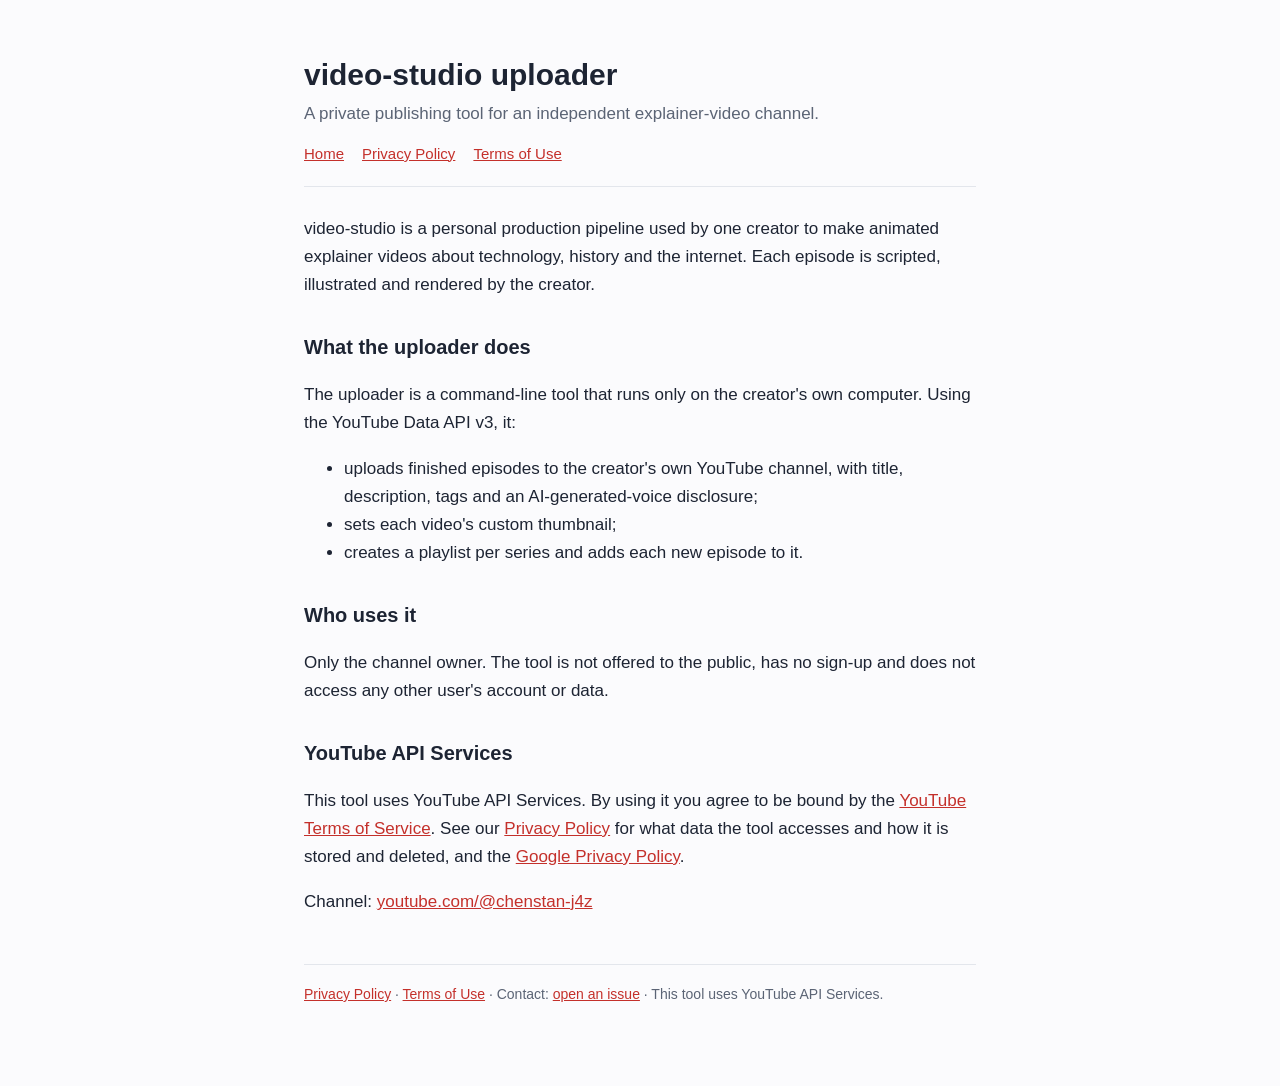
<file: index.html>
<!doctype html>
<html lang="en">
<head>
<meta charset="utf-8">
<meta name="viewport" content="width=device-width, initial-scale=1">
<title>video-studio uploader</title>
<meta name="description" content="A private, single-user tool that uploads the owner's own videos to their YouTube channel.">
<link rel="stylesheet" href="style.css">
</head>
<body>
<main>
<header>
<h1>video-studio uploader</h1>
<p class="sub">A private publishing tool for an independent explainer-video channel.</p>
<nav><a href="./">Home</a><a href="privacy.html">Privacy Policy</a><a href="terms.html">Terms of Use</a></nav>
</header>

<p>video-studio is a personal production pipeline used by one creator to make animated explainer videos about technology, history and the internet. Each episode is scripted, illustrated and rendered by the creator.</p>

<h2>What the uploader does</h2>
<p>The uploader is a command-line tool that runs only on the creator's own computer. Using the YouTube Data API v3, it:</p>
<ul>
<li>uploads finished episodes to the creator's own YouTube channel, with title, description, tags and an AI-generated-voice disclosure;</li>
<li>sets each video's custom thumbnail;</li>
<li>creates a playlist per series and adds each new episode to it.</li>
</ul>

<h2>Who uses it</h2>
<p>Only the channel owner. The tool is not offered to the public, has no sign-up and does not access any other user's account or data.</p>

<h2>YouTube API Services</h2>
<p>This tool uses YouTube API Services. By using it you agree to be bound by the <a href="https://www.youtube.com/t/terms">YouTube Terms of Service</a>. See our <a href="privacy.html">Privacy Policy</a> for what data the tool accesses and how it is stored and deleted, and the <a href="https://policies.google.com/privacy">Google Privacy Policy</a>.</p>
<p>Channel: <a href="https://www.youtube.com/@chenstan-j4z">youtube.com/@chenstan-j4z</a></p>

<footer><a href="privacy.html">Privacy Policy</a> · <a href="terms.html">Terms of Use</a> · Contact: <a href="https://github.com/seanmeng2022/seanmeng2022.github.io/issues">open an issue</a> · This tool uses YouTube API Services.</footer>
</main>
</body>
</html>
</file>
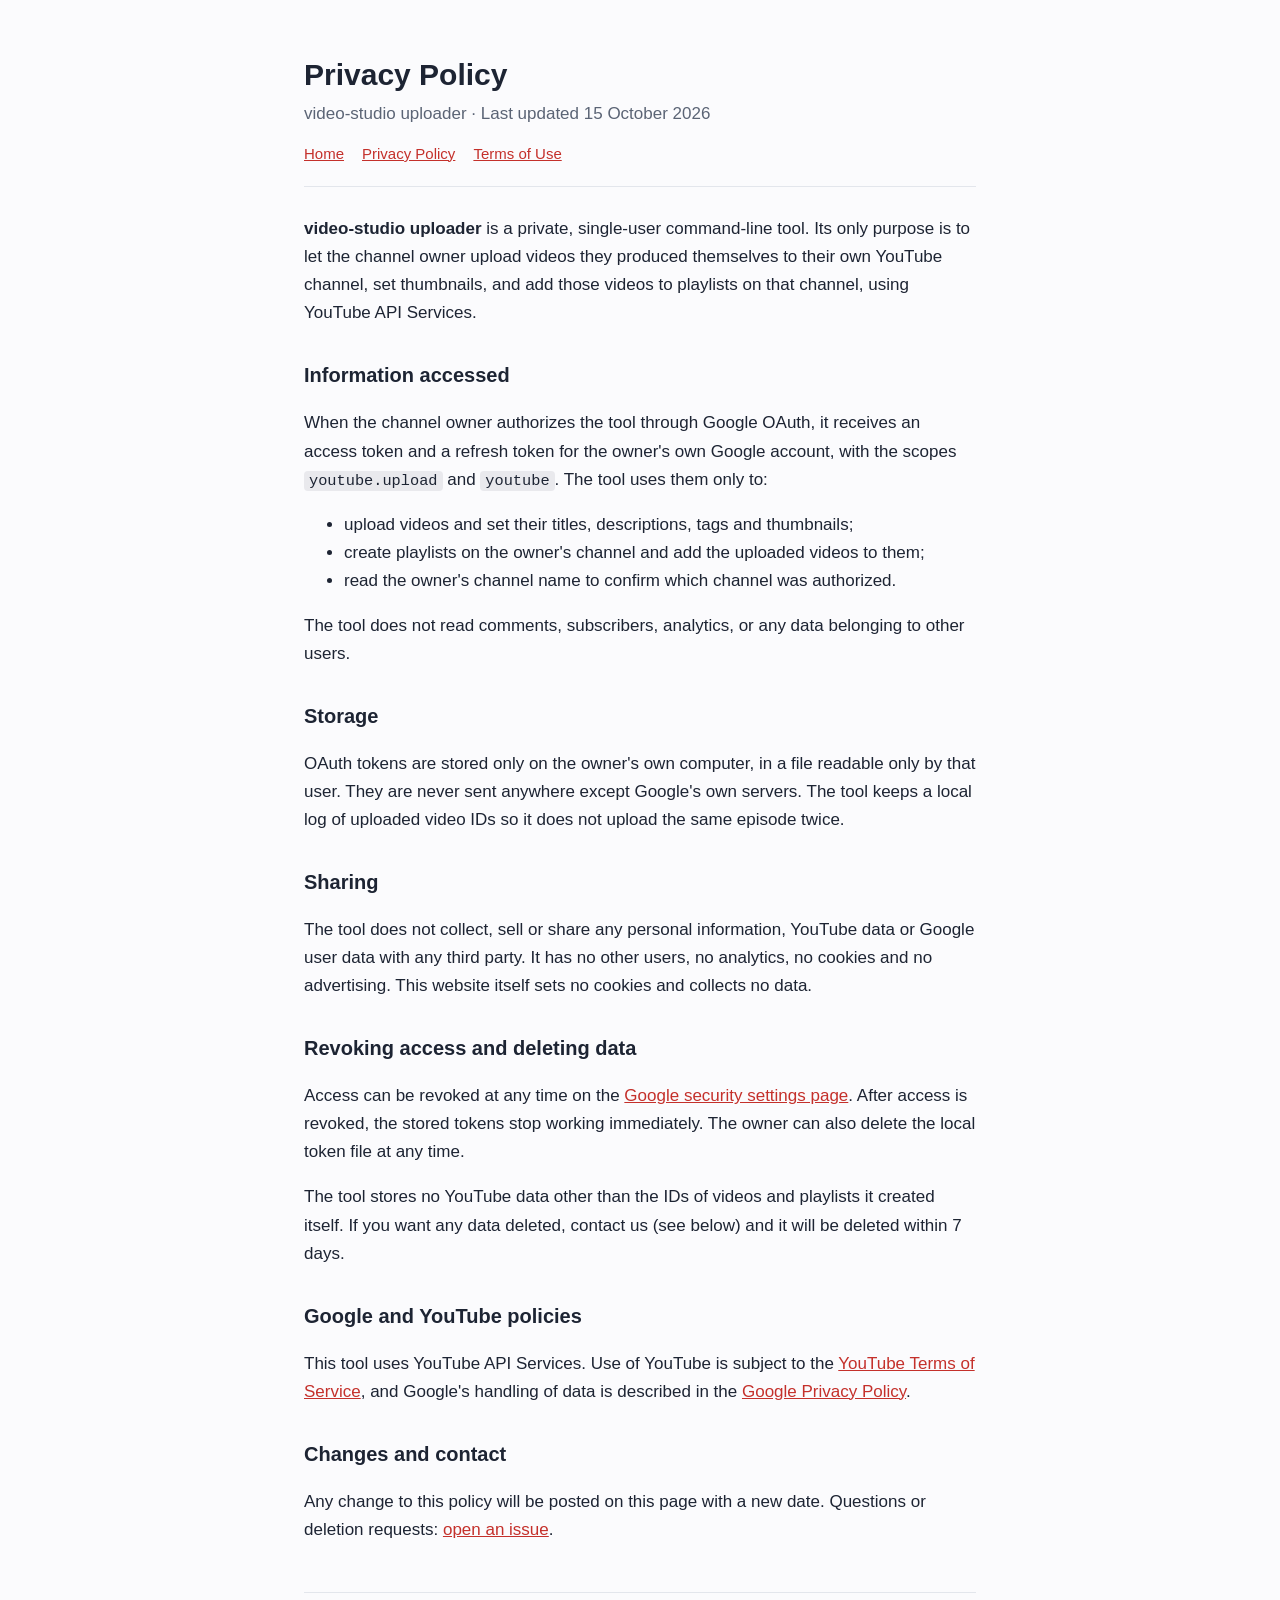
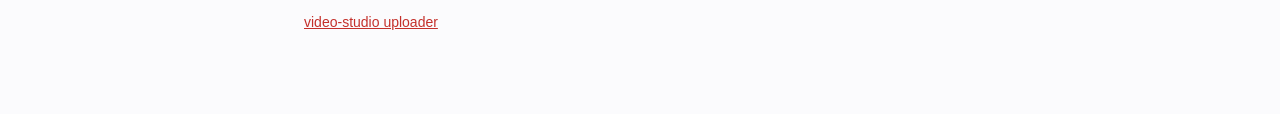
<file: privacy.html>
<!doctype html>
<html lang="en">
<head>
<meta charset="utf-8">
<meta name="viewport" content="width=device-width, initial-scale=1">
<title>Privacy Policy — video-studio uploader</title>
<link rel="stylesheet" href="style.css">
</head>
<body>
<main>
<header>
<h1>Privacy Policy</h1>
<p class="sub">video-studio uploader · Last updated 15 October 2026</p>
<nav><a href="./">Home</a><a href="privacy.html">Privacy Policy</a><a href="terms.html">Terms of Use</a></nav>
</header>

<p><strong>video-studio uploader</strong> is a private, single-user command-line tool. Its only purpose is to let the channel owner upload videos they produced themselves to their own YouTube channel, set thumbnails, and add those videos to playlists on that channel, using YouTube API Services.</p>

<h2>Information accessed</h2>
<p>When the channel owner authorizes the tool through Google OAuth, it receives an access token and a refresh token for the owner's own Google account, with the scopes <code>youtube.upload</code> and <code>youtube</code>. The tool uses them only to:</p>
<ul>
<li>upload videos and set their titles, descriptions, tags and thumbnails;</li>
<li>create playlists on the owner's channel and add the uploaded videos to them;</li>
<li>read the owner's channel name to confirm which channel was authorized.</li>
</ul>
<p>The tool does not read comments, subscribers, analytics, or any data belonging to other users.</p>

<h2>Storage</h2>
<p>OAuth tokens are stored only on the owner's own computer, in a file readable only by that user. They are never sent anywhere except Google's own servers. The tool keeps a local log of uploaded video IDs so it does not upload the same episode twice.</p>

<h2>Sharing</h2>
<p>The tool does not collect, sell or share any personal information, YouTube data or Google user data with any third party. It has no other users, no analytics, no cookies and no advertising. This website itself sets no cookies and collects no data.</p>

<h2>Revoking access and deleting data</h2>
<p>Access can be revoked at any time on the <a href="https://security.google.com/settings/security/permissions">Google security settings page</a>. After access is revoked, the stored tokens stop working immediately. The owner can also delete the local token file at any time.</p>
<p>The tool stores no YouTube data other than the IDs of videos and playlists it created itself. If you want any data deleted, contact us (see below) and it will be deleted within 7 days.</p>

<h2>Google and YouTube policies</h2>
<p>This tool uses YouTube API Services. Use of YouTube is subject to the <a href="https://www.youtube.com/t/terms">YouTube Terms of Service</a>, and Google's handling of data is described in the <a href="https://policies.google.com/privacy">Google Privacy Policy</a>.</p>

<h2>Changes and contact</h2>
<p>Any change to this policy will be posted on this page with a new date. Questions or deletion requests: <a href="https://github.com/seanmeng2022/seanmeng2022.github.io/issues">open an issue</a>.</p>

<footer><a href="./">video-studio uploader</a></footer>
</main>
</body>
</html>
</file>
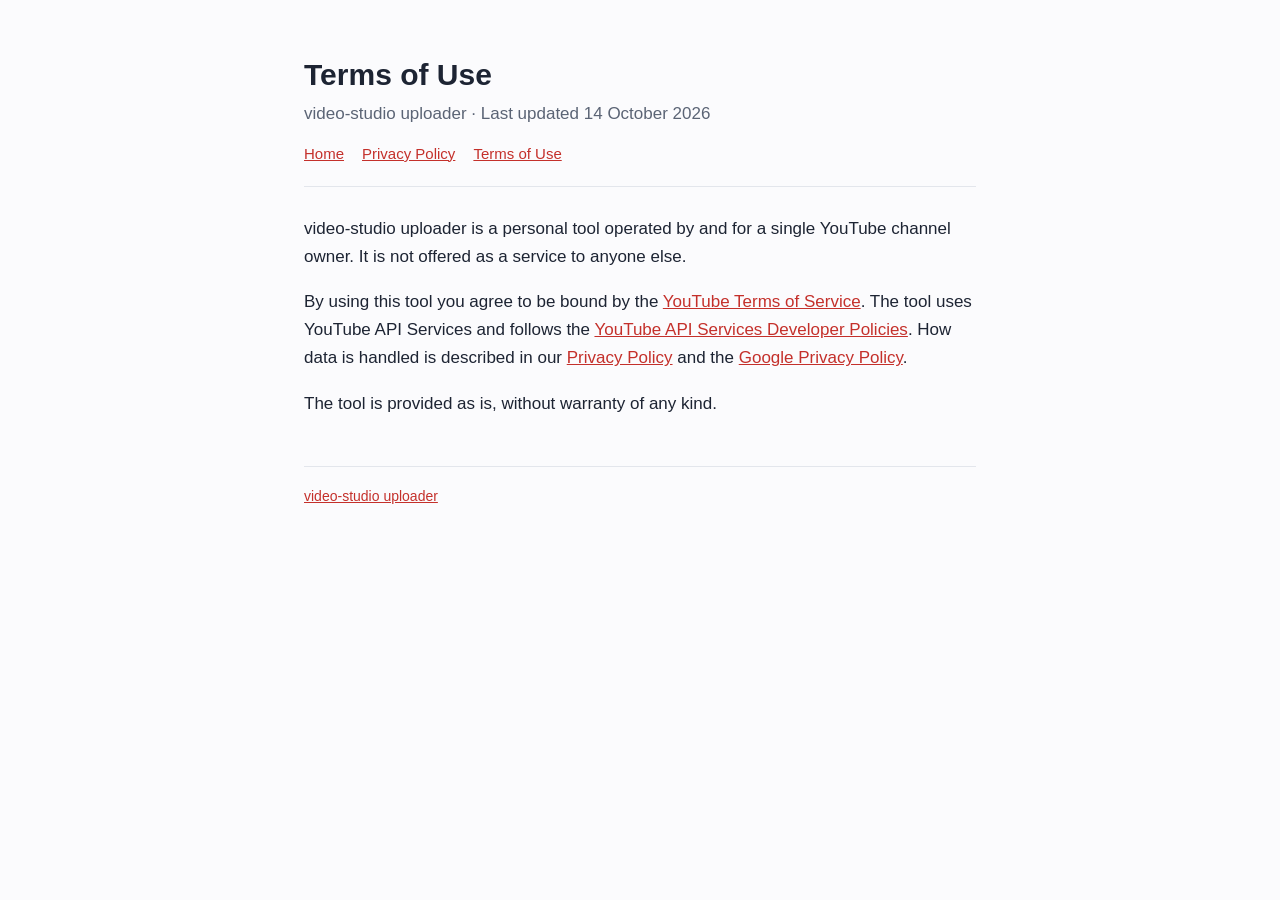
<file: terms.html>
<!doctype html>
<html lang="en">
<head>
<meta charset="utf-8">
<meta name="viewport" content="width=device-width, initial-scale=1">
<title>Terms of Use — video-studio uploader</title>
<link rel="stylesheet" href="style.css">
</head>
<body>
<main>
<header>
<h1>Terms of Use</h1>
<p class="sub">video-studio uploader · Last updated 14 October 2026</p>
<nav><a href="./">Home</a><a href="privacy.html">Privacy Policy</a><a href="terms.html">Terms of Use</a></nav>
</header>

<p>video-studio uploader is a personal tool operated by and for a single YouTube channel owner. It is not offered as a service to anyone else.</p>
<p>By using this tool you agree to be bound by the <a href="https://www.youtube.com/t/terms">YouTube Terms of Service</a>. The tool uses YouTube API Services and follows the <a href="https://developers.google.com/youtube/terms/developer-policies">YouTube API Services Developer Policies</a>. How data is handled is described in our <a href="privacy.html">Privacy Policy</a> and the <a href="https://policies.google.com/privacy">Google Privacy Policy</a>.</p>
<p>The tool is provided as is, without warranty of any kind.</p>

<footer><a href="./">video-studio uploader</a></footer>
</main>
</body>
</html>
</file>
<file: style.css>
:root { color-scheme: light dark; --fg: #1d2433; --muted: #5b6475; --bg: #fbfbfd; --accent: #c4302b; --line: #e3e6ec; }
@media (prefers-color-scheme: dark) { :root { --fg: #e6e8ee; --muted: #9aa3b5; --bg: #12141a; --line: #2a2e38; } }
* { box-sizing: border-box; }
body { margin: 0; background: var(--bg); color: var(--fg); font: 17px/1.65 -apple-system, BlinkMacSystemFont, "Segoe UI", Roboto, "Helvetica Neue", Arial, sans-serif; }
main { max-width: 720px; margin: 0 auto; padding: 56px 24px 80px; }
header { border-bottom: 1px solid var(--line); padding-bottom: 20px; margin-bottom: 28px; }
h1 { font-size: 30px; line-height: 1.25; margin: 0 0 6px; }
h2 { font-size: 20px; margin: 32px 0 8px; }
.sub { color: var(--muted); margin: 0; }
a { color: var(--accent); }
code { font-size: 0.9em; background: color-mix(in srgb, var(--fg) 8%, transparent); padding: 1px 5px; border-radius: 4px; }
nav { display: flex; gap: 18px; font-size: 15px; margin-top: 14px; }
footer { margin-top: 48px; padding-top: 18px; border-top: 1px solid var(--line); color: var(--muted); font-size: 14px; }
</file>
